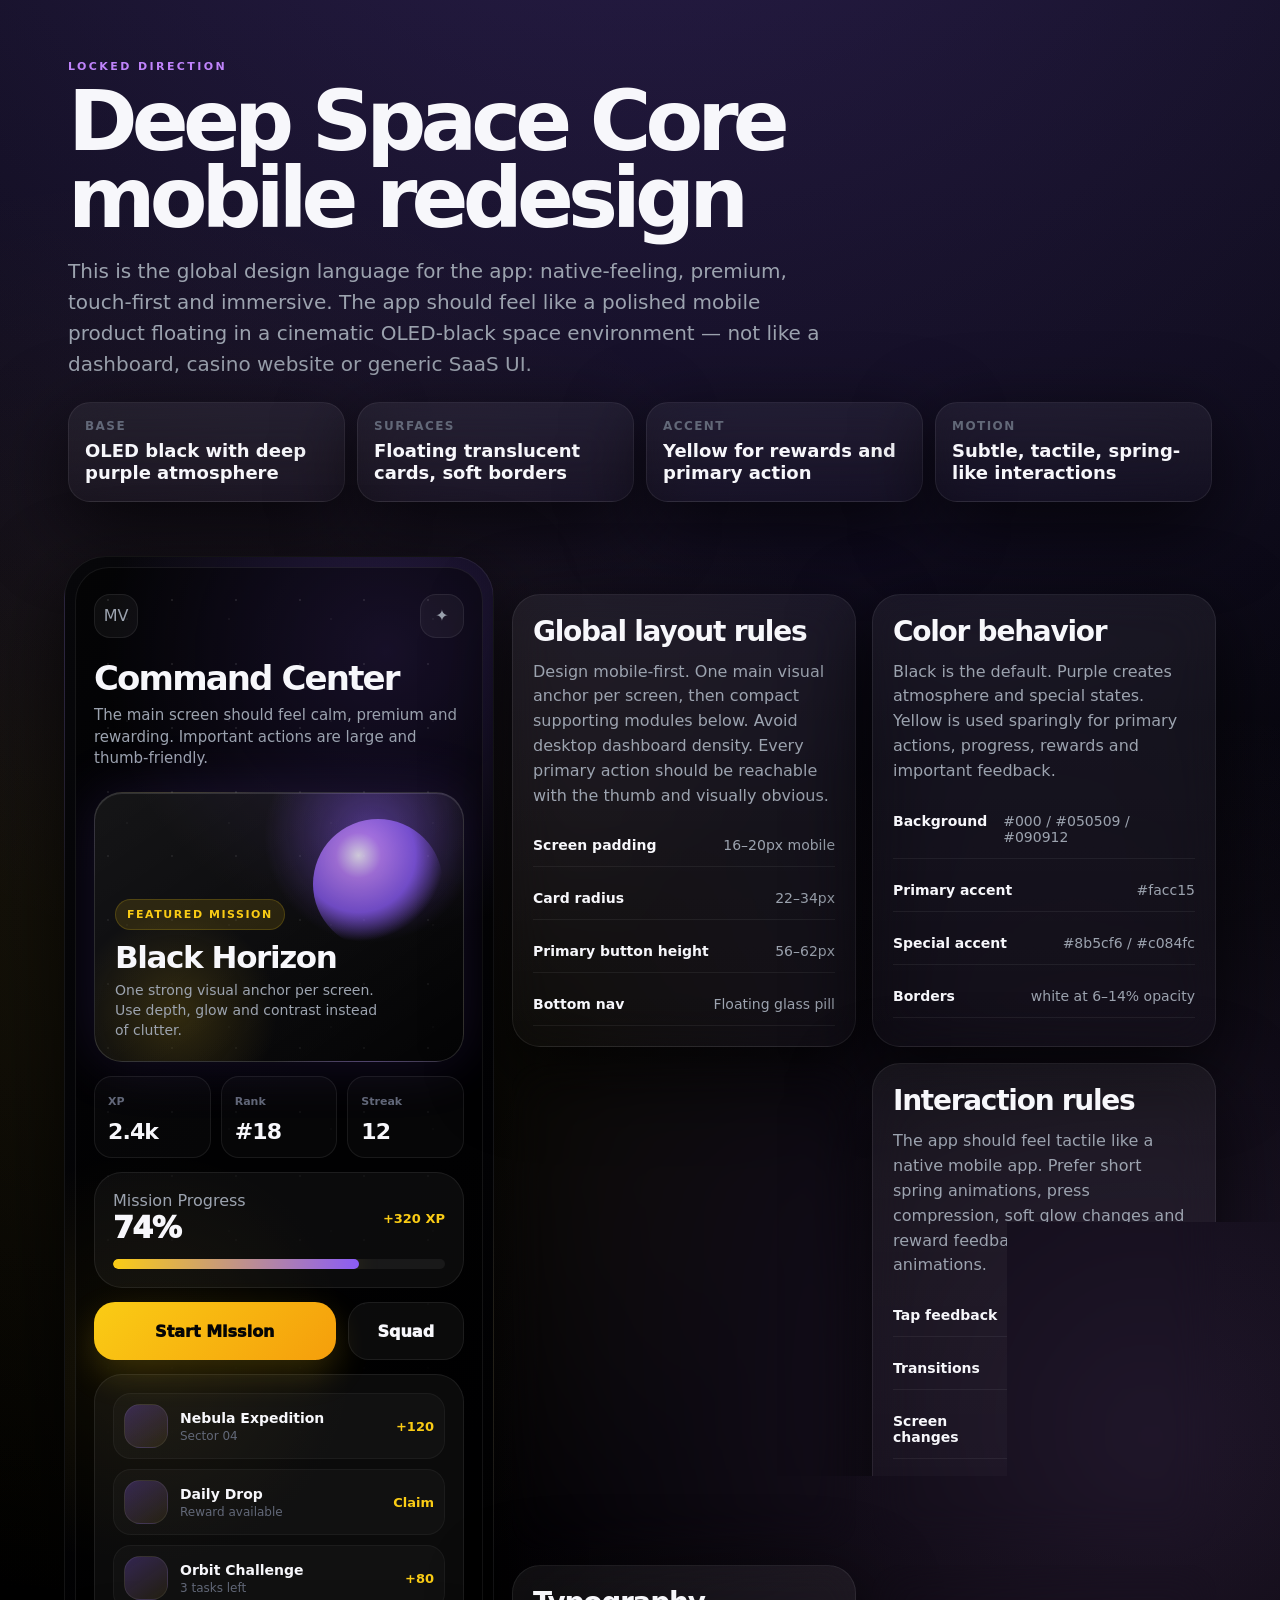
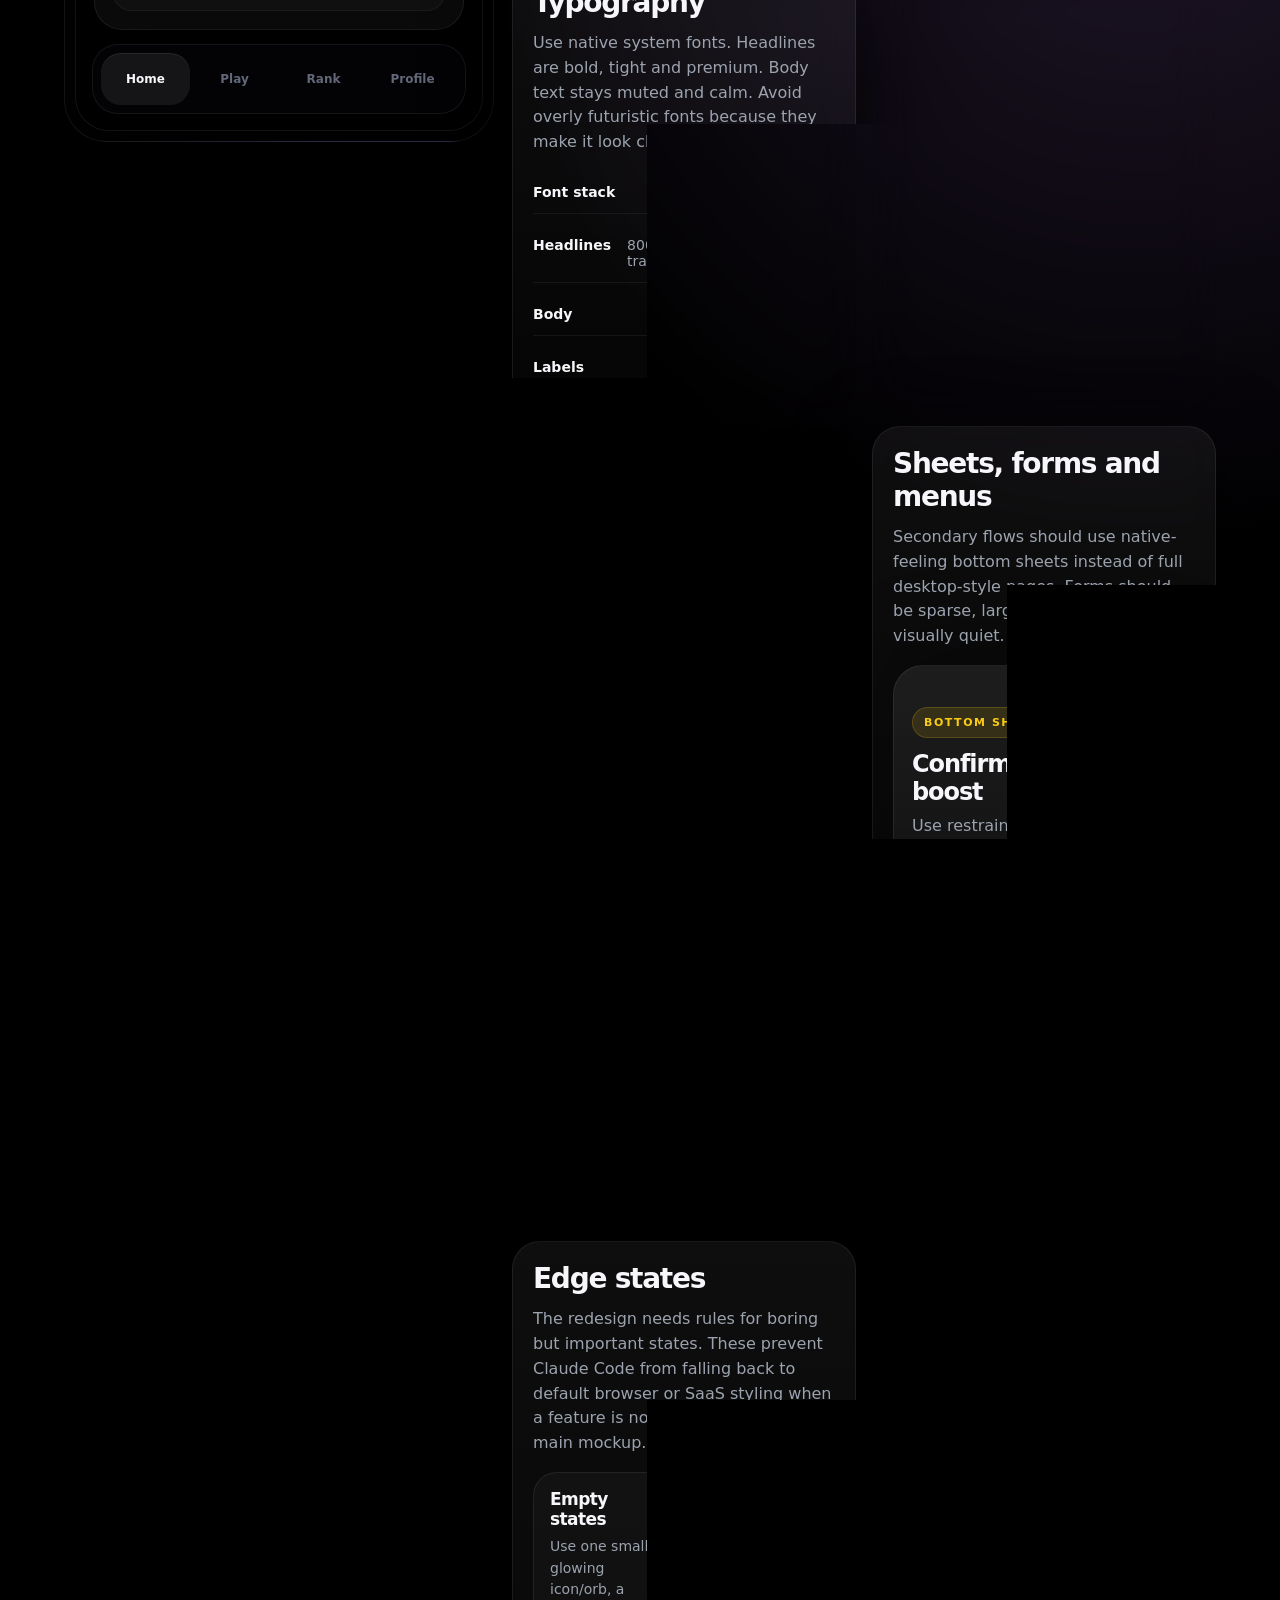
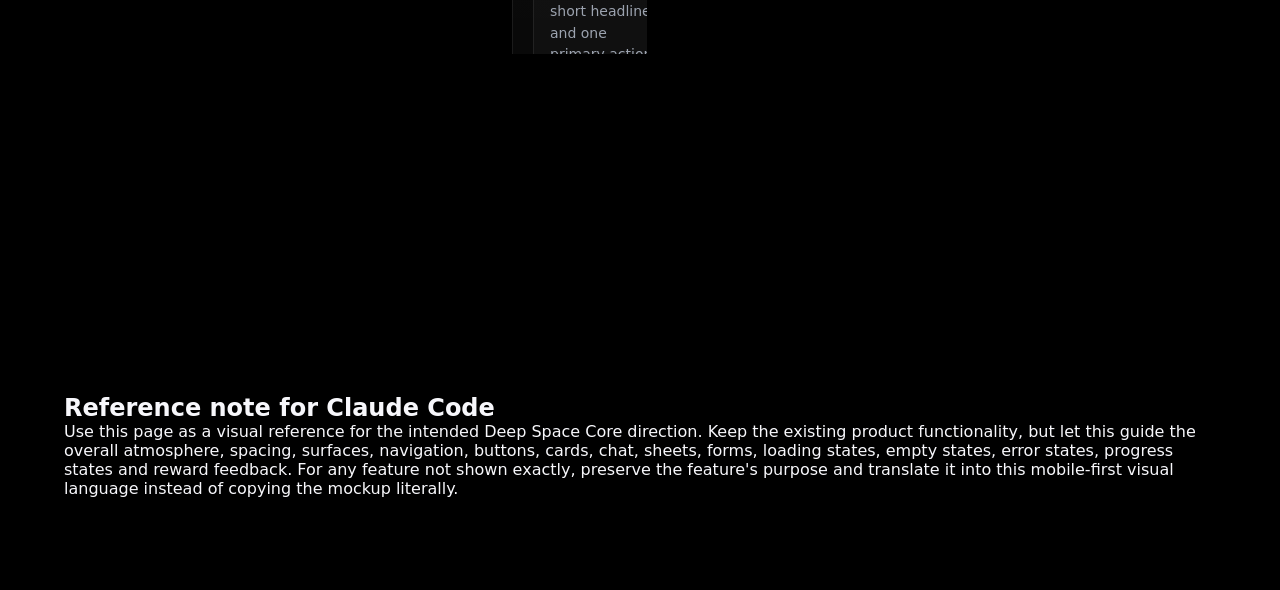
<file: design.html>
<!DOCTYPE html>
<html lang="en">
<head>
  <meta charset="UTF-8" />
  <meta name="viewport" content="width=device-width, initial-scale=1.0" />
  <title>Deep Space Core — Mobile Design System</title>
  <style>
    :root {
      --bg-0: #000000;
      --bg-1: #050509;
      --bg-2: #090912;
      --surface-0: rgba(255, 255, 255, 0.025);
      --surface-1: rgba(255, 255, 255, 0.045);
      --surface-2: rgba(255, 255, 255, 0.075);
      --border-soft: rgba(255, 255, 255, 0.075);
      --border-strong: rgba(255, 255, 255, 0.14);
      --text-main: #f7f7fb;
      --text-muted: #9ca3af;
      --text-soft: #626878;
      --yellow: #facc15;
      --yellow-soft: rgba(250, 204, 21, 0.16);
      --purple: #8b5cf6;
      --purple-2: #c084fc;
      --purple-soft: rgba(139, 92, 246, 0.2);
      --danger: #fb7185;
      --success: #34d399;
      --radius-xl: 28px;
      --radius-lg: 22px;
      --radius-md: 16px;
      --shadow-deep: 0 24px 80px rgba(0,0,0,0.72);
      --shadow-glow: 0 0 60px rgba(139,92,246,0.16);
      --font: Inter, ui-sans-serif, system-ui, -apple-system, BlinkMacSystemFont, "SF Pro Display", "Segoe UI", sans-serif;
    }

    * {
      box-sizing: border-box;
    }

    body {
      margin: 0;
      font-family: var(--font);
      background:
        radial-gradient(circle at 50% -10%, rgba(139, 92, 246, 0.26), transparent 34%),
        radial-gradient(circle at 12% 24%, rgba(250, 204, 21, 0.08), transparent 24%),
        radial-gradient(circle at 90% 38%, rgba(192, 132, 252, 0.16), transparent 28%),
        linear-gradient(180deg, var(--bg-2), var(--bg-0) 42%, var(--bg-0));
      color: var(--text-main);
      min-height: 100vh;
      overflow-x: hidden;
    }

    .page {
      width: min(1200px, 100%);
      margin: 0 auto;
      padding: 22px 14px 72px;
    }

    .design-brief {
      padding: 18px 4px 28px;
    }

    .eyebrow {
      color: var(--purple-2);
      text-transform: uppercase;
      letter-spacing: 0.22em;
      font-size: 11px;
      font-weight: 800;
    }

    h1, h2, h3, p {
      margin: 0;
    }

    h1 {
      margin-top: 10px;
      font-size: clamp(38px, 11vw, 84px);
      line-height: 0.92;
      letter-spacing: -0.07em;
      max-width: 900px;
    }

    .brief-text {
      margin-top: 18px;
      max-width: 760px;
      color: var(--text-muted);
      font-size: clamp(16px, 4vw, 20px);
      line-height: 1.55;
    }

    .rules-grid {
      display: grid;
      grid-template-columns: 1fr;
      gap: 12px;
      margin-top: 22px;
    }

    .rule-card,
    .spec-card,
    .phone-shell,
    .component-card {
      border: 1px solid var(--border-soft);
      background: linear-gradient(180deg, rgba(255,255,255,0.055), rgba(255,255,255,0.02));
      box-shadow: var(--shadow-deep);
      backdrop-filter: blur(22px);
    }

    .rule-card {
      border-radius: var(--radius-lg);
      padding: 16px;
    }

    .rule-label {
      font-size: 12px;
      color: var(--text-soft);
      margin-bottom: 7px;
      text-transform: uppercase;
      letter-spacing: 0.12em;
      font-weight: 800;
    }

    .rule-card strong {
      display: block;
      font-size: 18px;
      line-height: 1.25;
    }

    .mockup-section {
      margin-top: 26px;
      display: grid;
      grid-template-columns: 1fr;
      gap: 18px;
    }

    .phone-shell {
      position: relative;
      overflow: hidden;
      border-radius: 42px;
      padding: 10px;
      min-height: 780px;
      background:
        radial-gradient(circle at 75% 8%, rgba(139,92,246,0.26), transparent 25%),
        radial-gradient(circle at 20% 68%, rgba(250,204,21,0.10), transparent 24%),
        linear-gradient(145deg, #07070a, #020204 58%, #000);
    }

    .phone-screen {
      position: relative;
      min-height: 760px;
      border-radius: 34px;
      overflow: hidden;
      border: 1px solid var(--border-soft);
      background: rgba(0,0,0,0.42);
    }

    .starfield,
    .starfield::before,
    .starfield::after {
      position: absolute;
      inset: 0;
      content: "";
      pointer-events: none;
    }

    .starfield {
      background-image:
        radial-gradient(circle, rgba(255,255,255,0.55) 1px, transparent 1px),
        radial-gradient(circle, rgba(255,255,255,0.25) 1px, transparent 1px);
      background-size: 64px 64px, 102px 102px;
      opacity: 0.18;
      mask-image: linear-gradient(to bottom, black, transparent 78%);
    }

    .phone-content {
      position: relative;
      z-index: 2;
      padding: 18px;
      padding-bottom: 100px;
    }

    .top-bar {
      display: flex;
      justify-content: space-between;
      align-items: center;
      padding: 8px 0 16px;
    }

    .avatar,
    .icon-btn {
      width: 44px;
      height: 44px;
      border-radius: 16px;
      border: 1px solid var(--border-soft);
      background: var(--surface-1);
      display: grid;
      place-items: center;
      color: var(--text-muted);
    }

    .screen-title {
      margin-top: 8px;
      font-size: 34px;
      line-height: 0.98;
      letter-spacing: -0.055em;
    }

    .screen-subtitle {
      margin-top: 10px;
      color: var(--text-muted);
      line-height: 1.45;
      font-size: 15px;
    }

    .hero-card {
      position: relative;
      overflow: hidden;
      margin-top: 22px;
      min-height: 270px;
      border-radius: var(--radius-xl);
      border: 1px solid var(--border-strong);
      background:
        radial-gradient(circle at 75% 16%, rgba(139,92,246,0.48), transparent 30%),
        radial-gradient(circle at 22% 82%, rgba(250,204,21,0.16), transparent 28%),
        linear-gradient(145deg, rgba(255,255,255,0.08), rgba(255,255,255,0.015));
      box-shadow: var(--shadow-glow), inset 0 1px 0 rgba(255,255,255,0.12);
    }

    .orb {
      position: absolute;
      width: 130px;
      height: 130px;
      right: 20px;
      top: 26px;
      border-radius: 999px;
      background:
        radial-gradient(circle at 35% 28%, #fff, var(--purple-2) 18%, var(--purple) 45%, transparent 68%);
      filter: blur(0.2px);
      opacity: 0.74;
    }

    .hero-copy {
      position: absolute;
      left: 20px;
      right: 20px;
      bottom: 20px;
    }

    .tag {
      display: inline-flex;
      padding: 8px 11px;
      border-radius: 999px;
      background: rgba(250,204,21,0.12);
      border: 1px solid rgba(250,204,21,0.18);
      color: var(--yellow);
      font-size: 11px;
      font-weight: 900;
      letter-spacing: 0.14em;
      text-transform: uppercase;
    }

    .hero-copy h3 {
      margin-top: 12px;
      font-size: 31px;
      line-height: 0.98;
      letter-spacing: -0.045em;
    }

    .hero-copy p {
      margin-top: 9px;
      color: var(--text-muted);
      font-size: 14px;
      line-height: 1.42;
      max-width: 280px;
    }

    .stats-row {
      display: grid;
      grid-template-columns: repeat(3, 1fr);
      gap: 10px;
      margin-top: 14px;
    }

    .mini-stat {
      border: 1px solid var(--border-soft);
      background: var(--surface-0);
      border-radius: 18px;
      padding: 13px;
      min-height: 82px;
    }

    .mini-stat span {
      color: var(--text-soft);
      font-size: 11px;
      font-weight: 700;
    }

    .mini-stat strong {
      display: block;
      margin-top: 10px;
      font-size: 22px;
      letter-spacing: -0.04em;
    }

    .progress-card,
    .mission-list-card,
    .wallet-card {
      margin-top: 14px;
      border-radius: var(--radius-xl);
      border: 1px solid var(--border-soft);
      background: var(--surface-1);
      padding: 18px;
    }

    .chat-preview {
      margin-top: 26px;
      border-radius: 34px;
      border: 1px solid var(--border-soft);
      background:
        radial-gradient(circle at 80% 8%, rgba(139,92,246,0.18), transparent 26%),
        rgba(255,255,255,0.025);
      overflow: hidden;
      box-shadow: var(--shadow-deep);
    }

    .chat-header {
      display: flex;
      align-items: center;
      justify-content: space-between;
      padding: 16px;
      border-bottom: 1px solid rgba(255,255,255,0.06);
      background: rgba(0,0,0,0.22);
    }

    .chat-title {
      font-size: 18px;
      font-weight: 900;
      letter-spacing: -0.04em;
    }

    .chat-status {
      margin-top: 3px;
      color: var(--text-soft);
      font-size: 12px;
    }

    .chat-body {
      display: grid;
      gap: 12px;
      padding: 16px;
    }

    .message {
      max-width: 82%;
      padding: 12px 14px;
      border-radius: 20px;
      font-size: 14px;
      line-height: 1.4;
    }

    .message.other {
      justify-self: start;
      background: rgba(255,255,255,0.055);
      border: 1px solid rgba(255,255,255,0.06);
      border-bottom-left-radius: 8px;
      color: var(--text-main);
    }

    .message.me {
      justify-self: end;
      background: linear-gradient(135deg, rgba(250,204,21,0.98), rgba(245,158,11,0.98));
      color: #050505;
      border-bottom-right-radius: 8px;
      font-weight: 650;
    }

    .system-message {
      justify-self: center;
      padding: 8px 12px;
      border-radius: 999px;
      background: rgba(139,92,246,0.12);
      border: 1px solid rgba(139,92,246,0.16);
      color: var(--purple-2);
      font-size: 11px;
      font-weight: 850;
      letter-spacing: 0.08em;
      text-transform: uppercase;
    }

    .chat-input {
      display: grid;
      grid-template-columns: 1fr auto;
      gap: 10px;
      padding: 14px;
      border-top: 1px solid rgba(255,255,255,0.06);
      background: rgba(0,0,0,0.28);
    }

    .input-pill {
      min-height: 48px;
      border-radius: 18px;
      display: flex;
      align-items: center;
      padding: 0 14px;
      color: var(--text-soft);
      background: rgba(255,255,255,0.045);
      border: 1px solid rgba(255,255,255,0.06);
      font-size: 14px;
    }

    .send-btn {
      width: 48px;
      height: 48px;
      border-radius: 18px;
      color: #050505;
      background: var(--yellow);
      font-weight: 950;
    }

    .state-grid {
      display: grid;
      grid-template-columns: 1fr;
      gap: 12px;
      margin-top: 16px;
    }

    .state-card {
      border-radius: 24px;
      border: 1px solid var(--border-soft);
      background: rgba(255,255,255,0.03);
      padding: 16px;
    }

    .state-card h3 {
      font-size: 17px;
      letter-spacing: -0.035em;
      margin-bottom: 7px;
    }

    .state-card p {
      font-size: 14px;
      line-height: 1.5;
      color: var(--text-muted);
    }

    .sheet-preview {
      margin-top: 16px;
      border-radius: 30px 30px 24px 24px;
      border: 1px solid var(--border-soft);
      background: linear-gradient(180deg, rgba(255,255,255,0.075), rgba(255,255,255,0.025));
      padding: 18px;
      box-shadow: 0 -20px 70px rgba(0,0,0,0.35);
    }

    .sheet-handle {
      width: 42px;
      height: 5px;
      border-radius: 999px;
      background: rgba(255,255,255,0.20);
      margin: 0 auto 18px;
    }

    .segmented-control {
      display: grid;
      grid-template-columns: repeat(3, 1fr);
      gap: 6px;
      padding: 6px;
      border-radius: 20px;
      border: 1px solid var(--border-soft);
      background: rgba(255,255,255,0.035);
      margin-top: 16px;
    }

    .segment {
      min-height: 42px;
      border-radius: 15px;
      display: grid;
      place-items: center;
      color: var(--text-soft);
      font-size: 13px;
      font-weight: 850;
    }

    .segment.active {
      color: var(--text-main);
      background: rgba(255,255,255,0.075);
    }

    @media (min-width: 760px) {
      .state-grid {
        grid-template-columns: repeat(2, 1fr);
      }
    }

    .progress-head,
    .row-item,
    .bottom-nav {
      display: flex;
      align-items: center;
      justify-content: space-between;
    }

    .muted {
      color: var(--text-muted);
    }

    .progress-value {
      font-size: 30px;
      font-weight: 950;
      letter-spacing: -0.05em;
    }

    .bar {
      height: 10px;
      margin-top: 14px;
      border-radius: 999px;
      background: rgba(255,255,255,0.06);
      overflow: hidden;
    }

    .bar-fill {
      height: 100%;
      width: 74%;
      border-radius: inherit;
      background: linear-gradient(90deg, var(--yellow), var(--purple));
      box-shadow: 0 0 24px rgba(250,204,21,0.22);
    }

    .action-grid {
      display: grid;
      grid-template-columns: 1.35fr 0.65fr;
      gap: 12px;
      margin-top: 14px;
    }

    button {
      border: 0;
      font-family: inherit;
      cursor: pointer;
    }

    .primary-btn,
    .secondary-btn {
      height: 58px;
      border-radius: 21px;
      font-weight: 950;
      font-size: 16px;
    }

    .primary-btn {
      color: #050505;
      background: linear-gradient(135deg, var(--yellow), #f59e0b);
      box-shadow: 0 14px 34px rgba(250,204,21,0.18);
    }

    .secondary-btn {
      color: var(--text-main);
      background: var(--surface-1);
      border: 1px solid var(--border-soft);
    }

    .mission-list-card {
      display: grid;
      gap: 10px;
    }

    .row-item {
      min-height: 66px;
      padding: 10px;
      border-radius: 18px;
      background: rgba(255,255,255,0.026);
      border: 1px solid rgba(255,255,255,0.045);
    }

    .row-left {
      display: flex;
      gap: 12px;
      align-items: center;
    }

    .row-icon {
      width: 44px;
      height: 44px;
      border-radius: 16px;
      background: linear-gradient(145deg, rgba(139,92,246,0.28), rgba(250,204,21,0.08));
      border: 1px solid var(--border-soft);
    }

    .row-title {
      font-weight: 850;
      font-size: 14px;
    }

    .row-sub {
      margin-top: 3px;
      font-size: 12px;
      color: var(--text-soft);
    }

    .reward {
      color: var(--yellow);
      font-weight: 900;
      font-size: 13px;
    }

    .bottom-nav {
      position: absolute;
      left: 16px;
      right: 16px;
      bottom: 16px;
      z-index: 5;
      height: 70px;
      padding: 8px;
      border-radius: 26px;
      border: 1px solid var(--border-soft);
      background: rgba(5,5,9,0.74);
      backdrop-filter: blur(26px);
      box-shadow: 0 20px 70px rgba(0,0,0,0.7);
    }

    .nav-item {
      flex: 1;
      height: 52px;
      display: grid;
      place-items: center;
      border-radius: 20px;
      color: var(--text-soft);
      font-size: 12px;
      font-weight: 800;
    }

    .nav-item.active {
      background: rgba(255,255,255,0.07);
      color: var(--text-main);
      box-shadow: inset 0 1px 0 rgba(255,255,255,0.08);
    }

    .component-section {
      margin-top: 38px;
      display: grid;
      grid-template-columns: 1fr;
      gap: 16px;
    }

    .component-card,
    .spec-card {
      border-radius: var(--radius-xl);
      padding: 20px;
    }

    .component-card h2,
    .spec-card h2 {
      font-size: 28px;
      letter-spacing: -0.045em;
      margin-bottom: 12px;
    }

    .component-grid {
      display: grid;
      grid-template-columns: 1fr;
      gap: 12px;
    }

    .token-list {
      display: grid;
      gap: 10px;
      margin-top: 16px;
    }

    .token {
      display: flex;
      justify-content: space-between;
      gap: 16px;
      padding: 13px 0;
      border-bottom: 1px solid rgba(255,255,255,0.06);
      color: var(--text-muted);
      font-size: 14px;
    }

    .token strong {
      color: var(--text-main);
    }

    .reference-note {
      margin-top: 38px;
      border-radius: 34px;
      padding: 22px;
      background: linear-gradient(135deg, rgba(250,204,21,0.12), rgba(139,92,246,0.12));
      border: 1px solid rgba(255,255,255,0.10);
    }

    .reference-note h2 {
      font-size: 30px;
      letter-spacing: -0.05em;
      margin-bottom: 12px;
    }

    .reference-note p,
    .spec-card p,
    .component-card p {
      color: var(--text-muted);
      line-height: 1.55;
    }

    @media (min-width: 760px) {
      .page {
        padding: 42px 24px 92px;
      }

      .rules-grid {
        grid-template-columns: repeat(4, 1fr);
      }

      .mockup-section {
        grid-template-columns: minmax(360px, 430px) 1fr;
        align-items: start;
      }

      .phone-shell {
        position: sticky;
        top: 24px;
      }

      .component-section {
        grid-template-columns: 1fr 1fr;
      }

      .component-grid {
        grid-template-columns: repeat(2, 1fr);
      }
    }
  </style>
</head>
<body>
  <main class="page">
    <section class="design-brief">
      <div class="eyebrow">Locked direction</div>
      <h1>Deep Space Core mobile redesign</h1>
      <p class="brief-text">
        This is the global design language for the app: native-feeling, premium, touch-first and immersive.
        The app should feel like a polished mobile product floating in a cinematic OLED-black space environment — not like a dashboard, casino website or generic SaaS UI.
      </p>

      <div class="rules-grid">
        <div class="rule-card">
          <div class="rule-label">Base</div>
          <strong>OLED black with deep purple atmosphere</strong>
        </div>
        <div class="rule-card">
          <div class="rule-label">Surfaces</div>
          <strong>Floating translucent cards, soft borders</strong>
        </div>
        <div class="rule-card">
          <div class="rule-label">Accent</div>
          <strong>Yellow for rewards and primary action</strong>
        </div>
        <div class="rule-card">
          <div class="rule-label">Motion</div>
          <strong>Subtle, tactile, spring-like interactions</strong>
        </div>
      </div>
    </section>

    <section class="mockup-section">
      <div class="phone-shell">
        <div class="phone-screen">
          <div class="starfield"></div>
          <div class="phone-content">
            <div class="top-bar">
              <div class="avatar">MV</div>
              <div class="icon-btn">✦</div>
            </div>

            <h2 class="screen-title">Command Center</h2>
            <p class="screen-subtitle">
              The main screen should feel calm, premium and rewarding. Important actions are large and thumb-friendly.
            </p>

            <div class="hero-card">
              <div class="orb"></div>
              <div class="hero-copy">
                <div class="tag">Featured Mission</div>
                <h3>Black Horizon</h3>
                <p>One strong visual anchor per screen. Use depth, glow and contrast instead of clutter.</p>
              </div>
            </div>

            <div class="stats-row">
              <div class="mini-stat"><span>XP</span><strong>2.4k</strong></div>
              <div class="mini-stat"><span>Rank</span><strong>#18</strong></div>
              <div class="mini-stat"><span>Streak</span><strong>12</strong></div>
            </div>

            <div class="progress-card">
              <div class="progress-head">
                <div>
                  <div class="muted">Mission Progress</div>
                  <div class="progress-value">74%</div>
                </div>
                <div class="reward">+320 XP</div>
              </div>
              <div class="bar"><div class="bar-fill"></div></div>
            </div>

            <div class="action-grid">
              <button class="primary-btn">Start Mission</button>
              <button class="secondary-btn">Squad</button>
            </div>

            <div class="mission-list-card">
              <div class="row-item">
                <div class="row-left"><div class="row-icon"></div><div><div class="row-title">Nebula Expedition</div><div class="row-sub">Sector 04</div></div></div>
                <div class="reward">+120</div>
              </div>
              <div class="row-item">
                <div class="row-left"><div class="row-icon"></div><div><div class="row-title">Daily Drop</div><div class="row-sub">Reward available</div></div></div>
                <div class="reward">Claim</div>
              </div>
              <div class="row-item">
                <div class="row-left"><div class="row-icon"></div><div><div class="row-title">Orbit Challenge</div><div class="row-sub">3 tasks left</div></div></div>
                <div class="reward">+80</div>
              </div>
            </div>
          </div>

          <nav class="bottom-nav">
            <div class="nav-item active">Home</div>
            <div class="nav-item">Play</div>
            <div class="nav-item">Rank</div>
            <div class="nav-item">Profile</div>
          </nav>
        </div>
      </div>

      <div class="component-section">
        <div class="spec-card">
          <h2>Global layout rules</h2>
          <p>
            Design mobile-first. One main visual anchor per screen, then compact supporting modules below.
            Avoid desktop dashboard density. Every primary action should be reachable with the thumb and visually obvious.
          </p>
          <div class="token-list">
            <div class="token"><strong>Screen padding</strong><span>16–20px mobile</span></div>
            <div class="token"><strong>Card radius</strong><span>22–34px</span></div>
            <div class="token"><strong>Primary button height</strong><span>56–62px</span></div>
            <div class="token"><strong>Bottom nav</strong><span>Floating glass pill</span></div>
          </div>
        </div>

        <div class="spec-card">
          <h2>Color behavior</h2>
          <p>
            Black is the default. Purple creates atmosphere and special states. Yellow is used sparingly for primary actions, progress, rewards and important feedback.
          </p>
          <div class="token-list">
            <div class="token"><strong>Background</strong><span>#000 / #050509 / #090912</span></div>
            <div class="token"><strong>Primary accent</strong><span>#facc15</span></div>
            <div class="token"><strong>Special accent</strong><span>#8b5cf6 / #c084fc</span></div>
            <div class="token"><strong>Borders</strong><span>white at 6–14% opacity</span></div>
          </div>
        </div>

        <div class="component-card">
          <h2>Component language</h2>
          <p>
            Components should feel layered, not boxed. Use soft translucent surfaces, blur, large radii, subtle inner highlights and minimal borders.
          </p>
          <div class="component-grid" style="margin-top:16px;">
            <button class="primary-btn">Primary</button>
            <button class="secondary-btn">Secondary</button>
            <div class="mini-stat"><span>Metric</span><strong>84%</strong></div>
            <div class="mini-stat"><span>Reward</span><strong style="color:var(--yellow);">+320</strong></div>
          </div>
        </div>

        <div class="component-card">
          <h2>Interaction rules</h2>
          <p>
            The app should feel tactile like a native mobile app. Prefer short spring animations, press compression, soft glow changes and reward feedback over loud animations.
          </p>
          <div class="token-list">
            <div class="token"><strong>Tap feedback</strong><span>scale 0.97 → 1.00</span></div>
            <div class="token"><strong>Transitions</strong><span>180–280ms</span></div>
            <div class="token"><strong>Screen changes</strong><span>fade + slight vertical lift</span></div>
            <div class="token"><strong>Rewards</strong><span>small glow pulse, not confetti spam</span></div>
          </div>
        </div>

        <div class="spec-card">
          <h2>Typography</h2>
          <p>
            Use native system fonts. Headlines are bold, tight and premium. Body text stays muted and calm. Avoid overly futuristic fonts because they make it look cheap.
          </p>
          <div class="token-list">
            <div class="token"><strong>Font stack</strong><span>Inter / SF Pro / system-ui</span></div>
            <div class="token"><strong>Headlines</strong><span>800–950 weight, tight tracking</span></div>
            <div class="token"><strong>Body</strong><span>14–16px, muted gray</span></div>
            <div class="token"><strong>Labels</strong><span>uppercase, letter-spaced</span></div>
          </div>
        </div>

        <div class="spec-card">
          <h2>What to avoid</h2>
          <p>
            Do not turn this into cyberpunk neon, casino UI, desktop SaaS or childish game UI. The design should be immersive, premium and consumer-grade.
          </p>
          <div class="token-list">
            <div class="token"><strong>No</strong><span>dense tables / dashboard panels</span></div>
            <div class="token"><strong>No</strong><span>neon outlines everywhere</span></div>
            <div class="token"><strong>No</strong><span>tiny tap targets</span></div>
            <div class="token"><strong>No</strong><span>generic Tailwind startup look</span></div>
          </div>
        </div>

        <div class="component-card">
          <h2>Clan chat pattern</h2>
          <p>
            Chat should stay readable and calm. Keep the Deep Space background, but make messages simpler than feature cards. Yellow is only for the user's own messages or important callouts. Purple is for system events, clan milestones and special announcements.
          </p>

          <div class="chat-preview">
            <div class="chat-header">
              <div>
                <div class="chat-title">Clan Chat</div>
                <div class="chat-status">18 online · Nebula Crew</div>
              </div>
              <div class="icon-btn">⋯</div>
            </div>
            <div class="chat-body">
              <div class="system-message">Rank milestone reached</div>
              <div class="message other">Toni unlocked the Black Horizon reward. Actually clean pull.</div>
              <div class="message me">Run one more mission? I need 80 XP for next rank.</div>
              <div class="message other">Bet. But don't waste the boost yet.</div>
            </div>
            <div class="chat-input">
              <div class="input-pill">Message your clan…</div>
              <button class="send-btn">↑</button>
            </div>
          </div>
        </div>

        <div class="component-card">
          <h2>Sheets, forms and menus</h2>
          <p>
            Secondary flows should use native-feeling bottom sheets instead of full desktop-style pages. Forms should be sparse, large, thumb-friendly and visually quiet.
          </p>

          <div class="sheet-preview">
            <div class="sheet-handle"></div>
            <div class="tag">Bottom Sheet</div>
            <h3 style="margin-top:12px;font-size:24px;letter-spacing:-0.045em;">Confirm mission boost</h3>
            <p style="margin-top:8px;color:var(--text-muted);line-height:1.45;">Use restrained confirmation flows. One clear primary action, one quiet secondary action.</p>
            <div class="segmented-control">
              <div class="segment active">Safe</div>
              <div class="segment">Fast</div>
              <div class="segment">Max</div>
            </div>
            <div class="action-grid">
              <button class="primary-btn">Confirm</button>
              <button class="secondary-btn">Cancel</button>
            </div>
          </div>
        </div>

        <div class="component-card">
          <h2>Edge states</h2>
          <p>
            The redesign needs rules for boring but important states. These prevent Claude Code from falling back to default browser or SaaS styling when a feature is not represented in the main mockup.
          </p>
          <div class="state-grid">
            <div class="state-card"><h3>Empty states</h3><p>Use one small glowing icon/orb, a short headline and one primary action. No huge illustrations.</p></div>
            <div class="state-card"><h3>Loading</h3><p>Use skeleton cards with soft shimmer or slow opacity pulse. Avoid spinners as the main loading language.</p></div>
            <div class="state-card"><h3>Errors</h3><p>Use calm dark cards with soft rose accent. Never full red screens. Give one clear recovery action.</p></div>
            <div class="state-card"><h3>Success</h3><p>Use subtle yellow/purple glow pulse, XP-style feedback and optional haptic-style motion.</p></div>
          </div>
        </div>

        <div class="component-card">
          <h2>Feature mapping rules</h2>
          <p>
            For features not shown here, map them by function: feeds become stacked mission cards, settings become quiet grouped lists, chat becomes readable bubbles, ranking becomes compact cards and progress bars, wallet/account areas become premium data cards.
          </p>
          <div class="token-list">
            <div class="token"><strong>Chat / clan</strong><span>simple bubbles, dark thread, yellow own messages</span></div>
            <div class="token"><strong>Settings</strong><span>grouped glass rows, low visual intensity</span></div>
            <div class="token"><strong>Leaderboards</strong><span>rank cards, badges, restrained glow</span></div>
            <div class="token"><strong>Forms</strong><span>large inputs, bottom sheets, minimal fields</span></div>
            <div class="token"><strong>Notifications</strong><span>small floating cards, reward language</span></div>
            <div class="token"><strong>Modals</strong><span>bottom sheets on mobile, centered cards on desktop</span></div>
          </div>
        </div>
      </div>
    </section>

    <section class="codex-note">
      <h2>Reference note for Claude Code</h2>
      <p>
        Use this page as a visual reference for the intended Deep Space Core direction. Keep the existing product functionality, but let this guide the overall atmosphere, spacing, surfaces, navigation, buttons, cards, chat, sheets, forms, loading states, empty states, error states, progress states and reward feedback. For any feature not shown exactly, preserve the feature's purpose and translate it into this mobile-first visual language instead of copying the mockup literally.
      </p>
    </section>
  </main>
</body>
</html>
</file>
